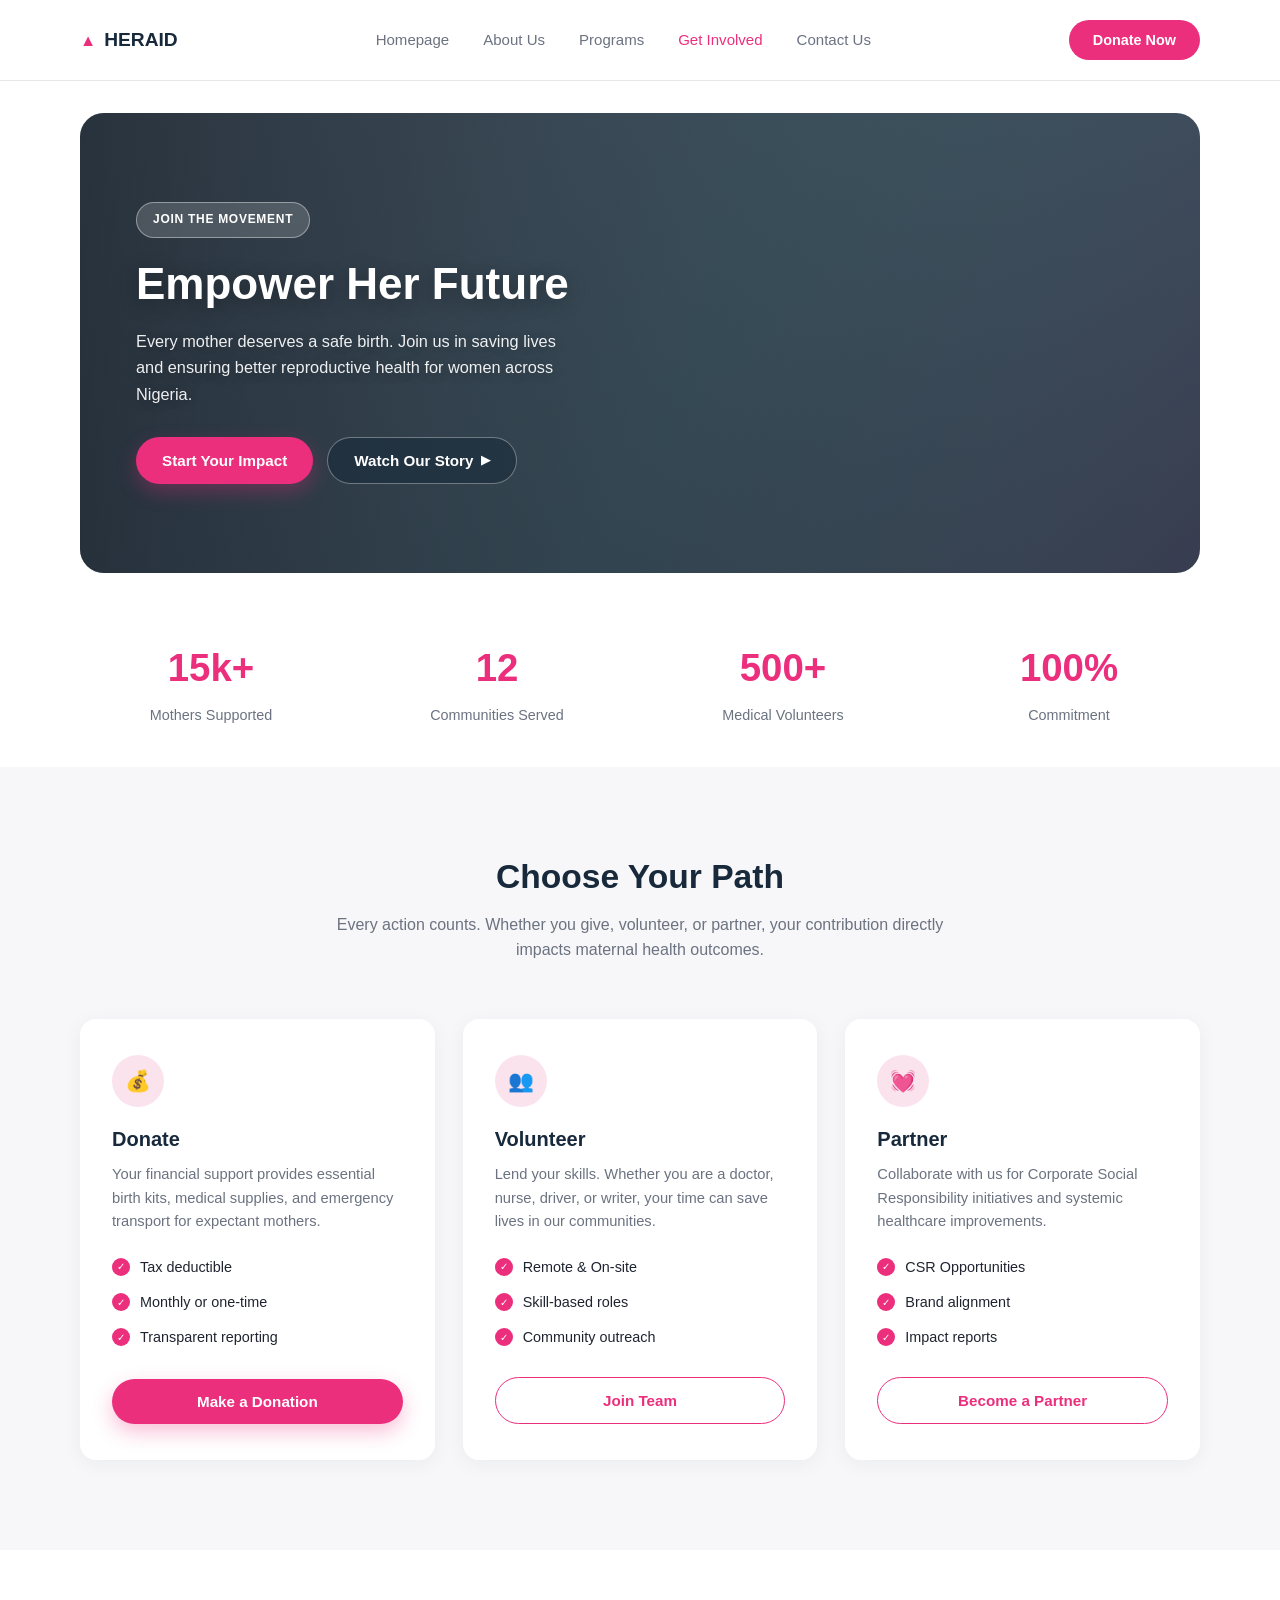
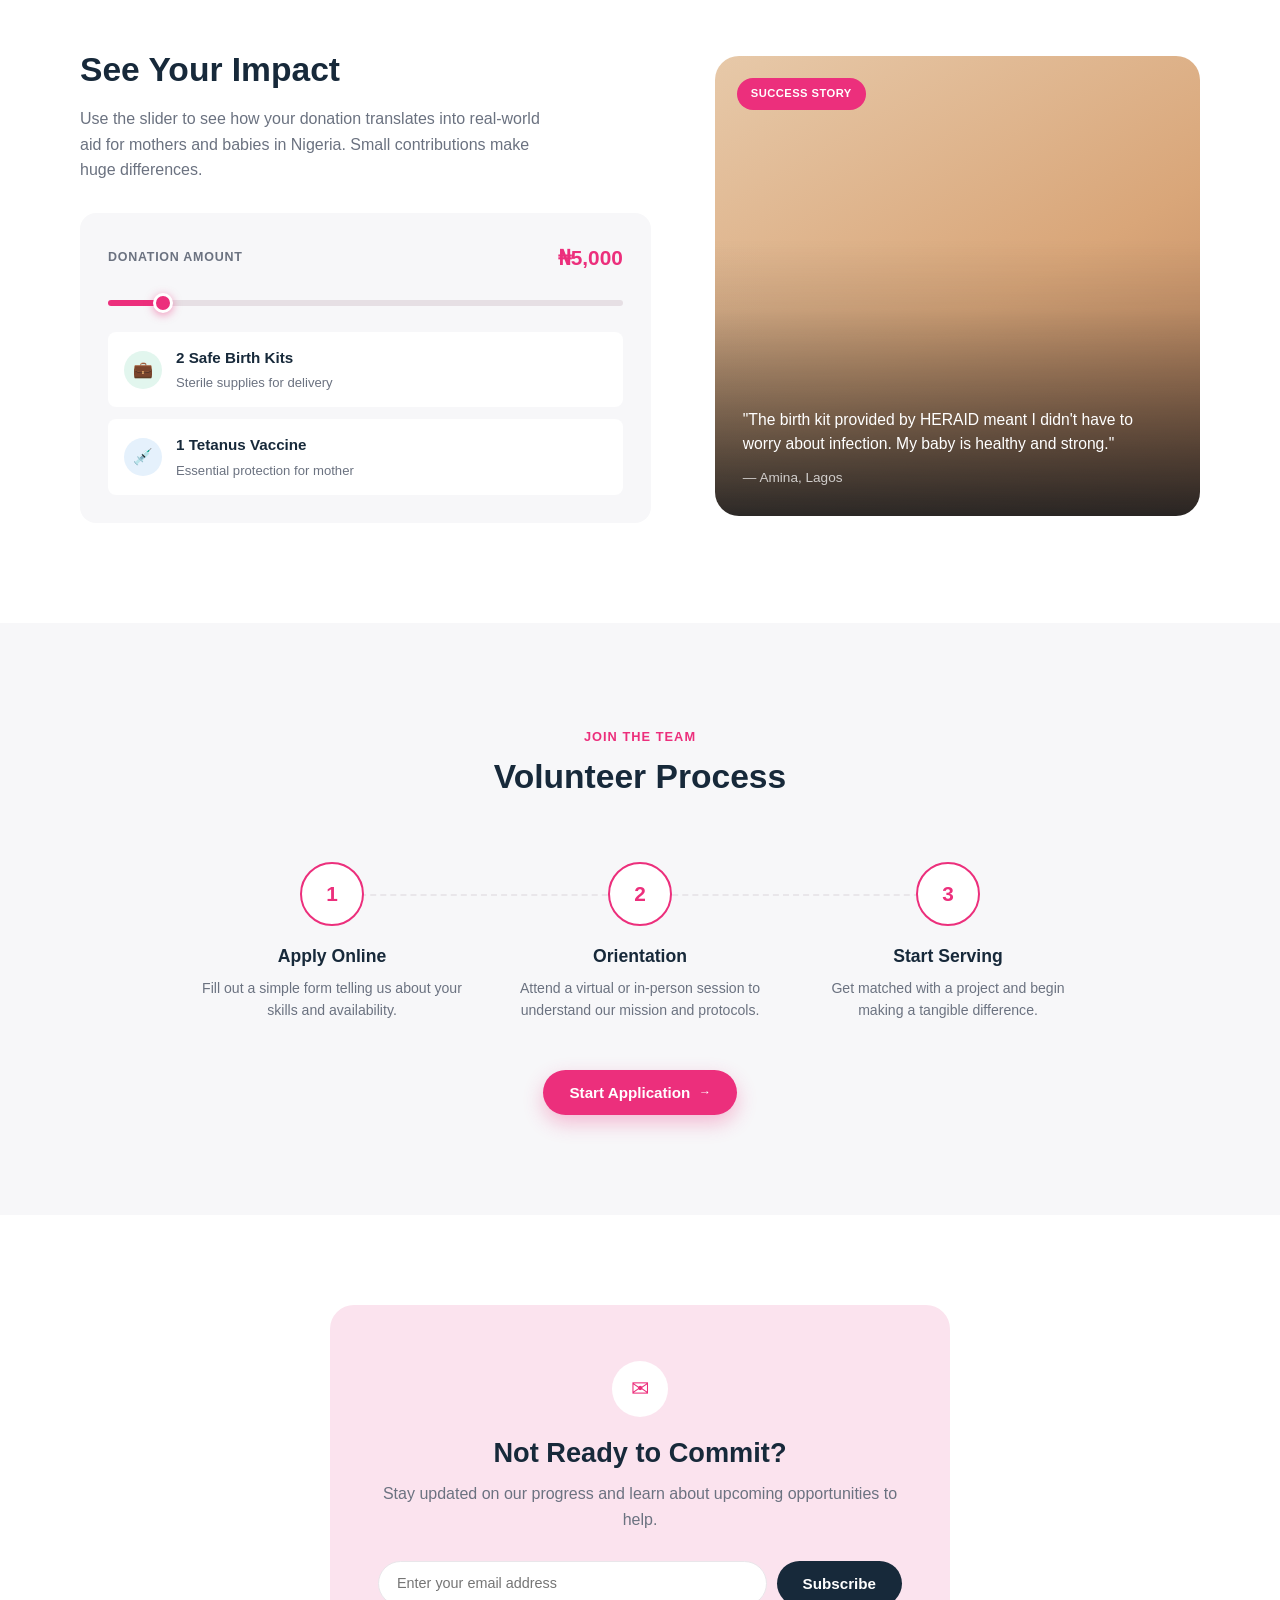
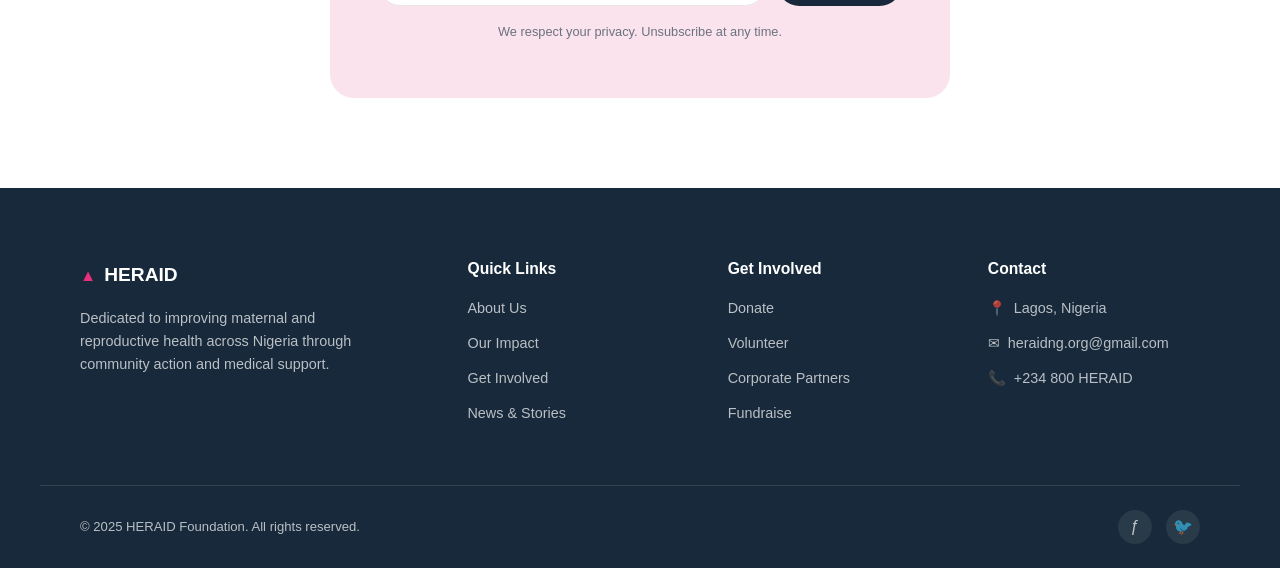
<file: get-involved.html>
<!doctype html>
<html lang="en">
  <head>
    <meta charset="UTF-8" />
    <meta name="viewport" content="width=device-width, initial-scale=1.0" />
    <title>HERAID — Get Involved</title>

    <link rel="stylesheet" href="./get-involved-desktop.css" />
    <link rel="stylesheet" href="./get-involved-tablet.css" />
    <link rel="stylesheet" href="./get-involved-mobile.css" />
  </head>
  <body>
    <!-- ============ HEADER ============ -->
    <header class="site-header" id="siteHeader">
      <div class="container header-inner">
        <a href="./index.html" class="logo">
          <span class="logo-icon" aria-hidden="true">&#9650;</span>
          <span class="logo-text">HERAID</span>
        </a>

        <nav class="main-nav" id="mainNav">
          <a href="./index.html" class="nav-link">Homepage</a>
          <a href="./about.html" class="nav-link">About Us</a>
          <a href="./programs.html" class="nav-link">Programs</a>
          <a href="./get-involved.html" class="nav-link active">Get Involved</a>
          <a href="./contact.html" class="nav-link">Contact Us</a>
        </nav>

        <button class="donate-btn header-donate">
          <a href="./get-involved.html">Donate Now</a>
        </button>

        <button
          class="nav-toggle"
          id="navToggle"
          aria-label="Toggle navigation"
          aria-expanded="false"
        >
          <span></span>
          <span></span>
          <span></span>
        </button>
      </div>
    </header>

    <!-- ============ HERO ============ -->
    <section class="hero" id="home">
      <div class="container">
        <div class="hero-frame">
          <div class="hero-overlay"></div>
          <div class="hero-inner">
            <span class="pill">Join The Movement</span>
            <h1 class="hero-title">Empower Her Future</h1>
            <p class="hero-sub">
              Every mother deserves a safe birth. Join us in saving lives and
              ensuring better reproductive health for women across Nigeria.
            </p>
            <div class="hero-actions">
              <button class="btn btn-primary">Start Your Impact</button>
              <button class="btn btn-ghost">
                Watch Our Story
                <span class="btn-icon" aria-hidden="true">&#9654;</span>
              </button>
            </div>
          </div>
        </div>
      </div>
    </section>

    <!-- ============ STATS ============ -->
    <section class="stats">
      <div class="container stats-grid">
        <div class="stat-card">
          <div class="stat-number" data-count="15" data-suffix="k+">0</div>
          <div class="stat-label">Mothers Supported</div>
        </div>
        <div class="stat-card">
          <div class="stat-number" data-count="12" data-suffix="">0</div>
          <div class="stat-label">Communities Served</div>
        </div>
        <div class="stat-card">
          <div class="stat-number" data-count="500" data-suffix="+">0</div>
          <div class="stat-label">Medical Volunteers</div>
        </div>
        <div class="stat-card">
          <div class="stat-number" data-count="100" data-suffix="%">0</div>
          <div class="stat-label">Commitment</div>
        </div>
      </div>
    </section>

    <!-- ============ CHOOSE YOUR PATH ============ -->
    <section class="paths" id="programs">
      <div class="container">
        <div class="section-heading">
          <h2>Choose Your Path</h2>
          <p>
            Every action counts. Whether you give, volunteer, or partner, your
            contribution directly impacts maternal health outcomes.
          </p>
        </div>

        <div class="paths-grid">
          <article class="path-card">
            <div class="path-icon" aria-hidden="true">&#128176;</div>
            <h3>Donate</h3>
            <p class="path-desc">
              Your financial support provides essential birth kits, medical
              supplies, and emergency transport for expectant mothers.
            </p>
            <ul class="path-list">
              <li>
                <span class="check" aria-hidden="true">&#10003;</span> Tax
                deductible
              </li>
              <li>
                <span class="check" aria-hidden="true">&#10003;</span> Monthly
                or one-time
              </li>
              <li>
                <span class="check" aria-hidden="true">&#10003;</span>
                Transparent reporting
              </li>
            </ul>
            <button class="btn btn-primary btn-block">
              <a href="">Make a Donation</a>
            </button>
          </article>

          <article class="path-card">
            <div class="path-icon" aria-hidden="true">&#128101;</div>
            <h3>Volunteer</h3>
            <p class="path-desc">
              Lend your skills. Whether you are a doctor, nurse, driver, or
              writer, your time can save lives in our communities.
            </p>
            <ul class="path-list">
              <li>
                <span class="check" aria-hidden="true">&#10003;</span> Remote
                &amp; On-site
              </li>
              <li>
                <span class="check" aria-hidden="true">&#10003;</span>
                Skill-based roles
              </li>
              <li>
                <span class="check" aria-hidden="true">&#10003;</span> Community
                outreach
              </li>
            </ul>
            <button class="btn btn-outline btn-block">Join Team</button>
          </article>

          <article class="path-card">
            <div class="path-icon" aria-hidden="true">&#128147;</div>
            <h3>Partner</h3>
            <p class="path-desc">
              Collaborate with us for Corporate Social Responsibility
              initiatives and systemic healthcare improvements.
            </p>
            <ul class="path-list">
              <li>
                <span class="check" aria-hidden="true">&#10003;</span> CSR
                Opportunities
              </li>
              <li>
                <span class="check" aria-hidden="true">&#10003;</span> Brand
                alignment
              </li>
              <li>
                <span class="check" aria-hidden="true">&#10003;</span> Impact
                reports
              </li>
            </ul>
            <button class="btn btn-outline btn-block">Become a Partner</button>
          </article>
        </div>
      </div>
    </section>

    <!-- ============ SEE YOUR IMPACT ============ -->
    <section class="impact">
      <div class="container impact-grid">
        <div class="impact-text">
          <h2>See Your Impact</h2>
          <p>
            Use the slider to see how your donation translates into real-world
            aid for mothers and babies in Nigeria. Small contributions make huge
            differences.
          </p>

          <div class="slider-card">
            <div class="slider-row">
              <span class="slider-label">Donation Amount</span>
              <span class="slider-value" id="donationValue">&#8358;5,000</span>
            </div>
            <input
              type="range"
              id="donationSlider"
              class="slider"
              min="500"
              max="50000"
              step="500"
              value="5000"
              aria-label="Donation amount"
            />

            <div class="impact-results" id="impactResults">
              <div class="impact-item">
                <span class="impact-icon impact-icon--green" aria-hidden="true"
                  >&#128188;</span
                >
                <div>
                  <strong id="birthKitsLabel">2 Safe Birth Kits</strong>
                  <p>Sterile supplies for delivery</p>
                </div>
              </div>
              <div class="impact-item">
                <span class="impact-icon impact-icon--blue" aria-hidden="true"
                  >&#128137;</span
                >
                <div>
                  <strong id="vaccineLabel">1 Tetanus Vaccine</strong>
                  <p>Essential protection for mother</p>
                </div>
              </div>
            </div>
          </div>
        </div>

        <div class="impact-photo">
          <div class="success-badge">Success Story</div>
          <blockquote>
            "The birth kit provided by HERAID meant I didn't have to worry about
            infection. My baby is healthy and strong."
          </blockquote>
          <cite>&mdash; Amina, Lagos</cite>
        </div>
      </div>
    </section>

    <!-- ============ VOLUNTEER PROCESS ============ -->
    <section class="process">
      <div class="container">
        <div class="section-heading">
          <span class="eyebrow">Join The Team</span>
          <h2>Volunteer Process</h2>
        </div>

        <div class="process-steps">
          <div class="process-line" aria-hidden="true"></div>

          <div class="process-step">
            <div class="step-circle">1</div>
            <h3>Apply Online</h3>
            <p>
              Fill out a simple form telling us about your skills and
              availability.
            </p>
          </div>

          <div class="process-step">
            <div class="step-circle">2</div>
            <h3>Orientation</h3>
            <p>
              Attend a virtual or in-person session to understand our mission
              and protocols.
            </p>
          </div>

          <div class="process-step">
            <div class="step-circle">3</div>
            <h3>Start Serving</h3>
            <p>
              Get matched with a project and begin making a tangible difference.
            </p>
          </div>
        </div>

        <div class="process-cta">
          <button class="btn btn-primary">
            Start Application
            <span class="btn-icon" aria-hidden="true">&#8594;</span>
          </button>
        </div>
      </div>
    </section>

    <!-- ============ NEWSLETTER CTA ============ -->
    <section class="newsletter-cta">
      <div class="container">
        <div class="newsletter-box">
          <div class="newsletter-icon" aria-hidden="true">&#9993;</div>
          <h2>Not Ready to Commit?</h2>
          <p>
            Stay updated on our progress and learn about upcoming opportunities
            to help.
          </p>
          <form class="newsletter-form" id="newsletterForm">
            <input
              type="email"
              placeholder="Enter your email address"
              required
              aria-label="Email address"
            />
            <button type="submit" class="btn btn-dark">Subscribe</button>
          </form>
          <span class="newsletter-note"
            >We respect your privacy. Unsubscribe at any time.</span
          >
        </div>
      </div>
    </section>

    <!-- ============ FOOTER ============ -->
    <footer class="site-footer" id="contact">
      <div class="container footer-grid">
        <div class="footer-brand">
          <a href="./index.html" class="logo">
            <span class="logo-icon" aria-hidden="true">&#9650;</span>
            <span class="logo-text">HERAID</span>
          </a>
          <p>
            Dedicated to improving maternal and reproductive health across
            Nigeria through community action and medical support.
          </p>
        </div>

        <div class="footer-col">
          <h4>Quick Links</h4>
          <a href="./about.html">About Us</a>
          <a href="./about.html">Our Impact</a>
          <a href="./get-involved.html">Get Involved</a>
          <a href="./about.html">News &amp; Stories</a>
        </div>

        <div class="footer-col">
          <h4>Get Involved</h4>
          <a href="./get-involved.html">Donate</a>
          <a href="./get-involved.html">Volunteer</a>
          <a href="./about.html">Corporate Partners</a>
          <a href="./get-involved.html">Fundraise</a>
        </div>

        <div class="footer-col">
          <h4>Contact</h4>
          <a href="./contact.html" class="footer-contact"
            ><span aria-hidden="true">&#128205;</span> Lagos, Nigeria</a
          >
          <a href="mailto:heraidng.org@gmail.com" class="footer-contact"
            ><span aria-hidden="true">&#9993;</span> heraidng.org@gmail.com</a
          >
          <a href="tel:+234800HERAID" class="footer-contact"
            ><span aria-hidden="true">&#128222;</span> +234 800 HERAID</a
          >
        </div>
      </div>

      <div class="container footer-bottom">
        <p>&copy; 2025 HERAID Foundation. All rights reserved.</p>
        <div class="social-links">
          <a href="#" aria-label="Facebook">&#402;</a>
          <a href="https://x.com/heraidng?s=20" aria-label="Twitter"
            >&#128038;</a
          >
        </div>
      </div>
    </footer>

    <script src="./get-involved-script.js"></script>
  </body>
</html>
</file>
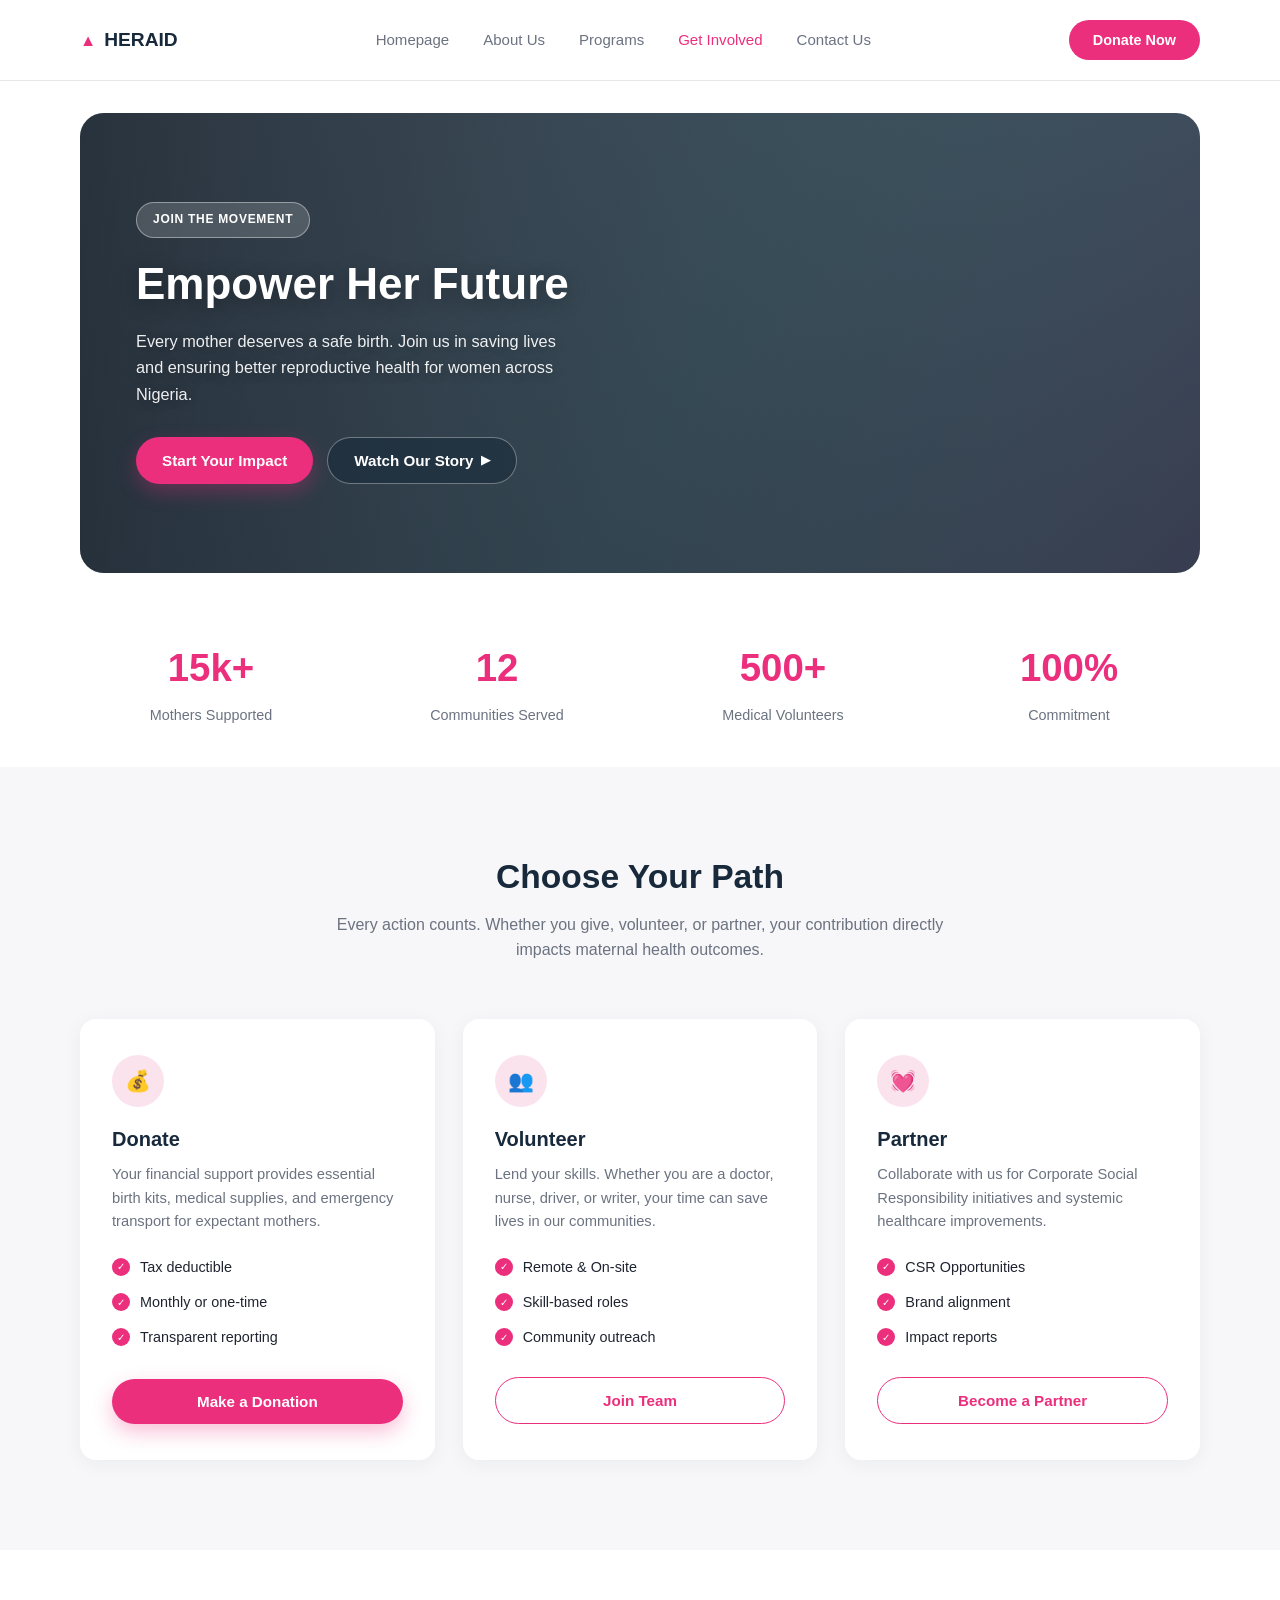
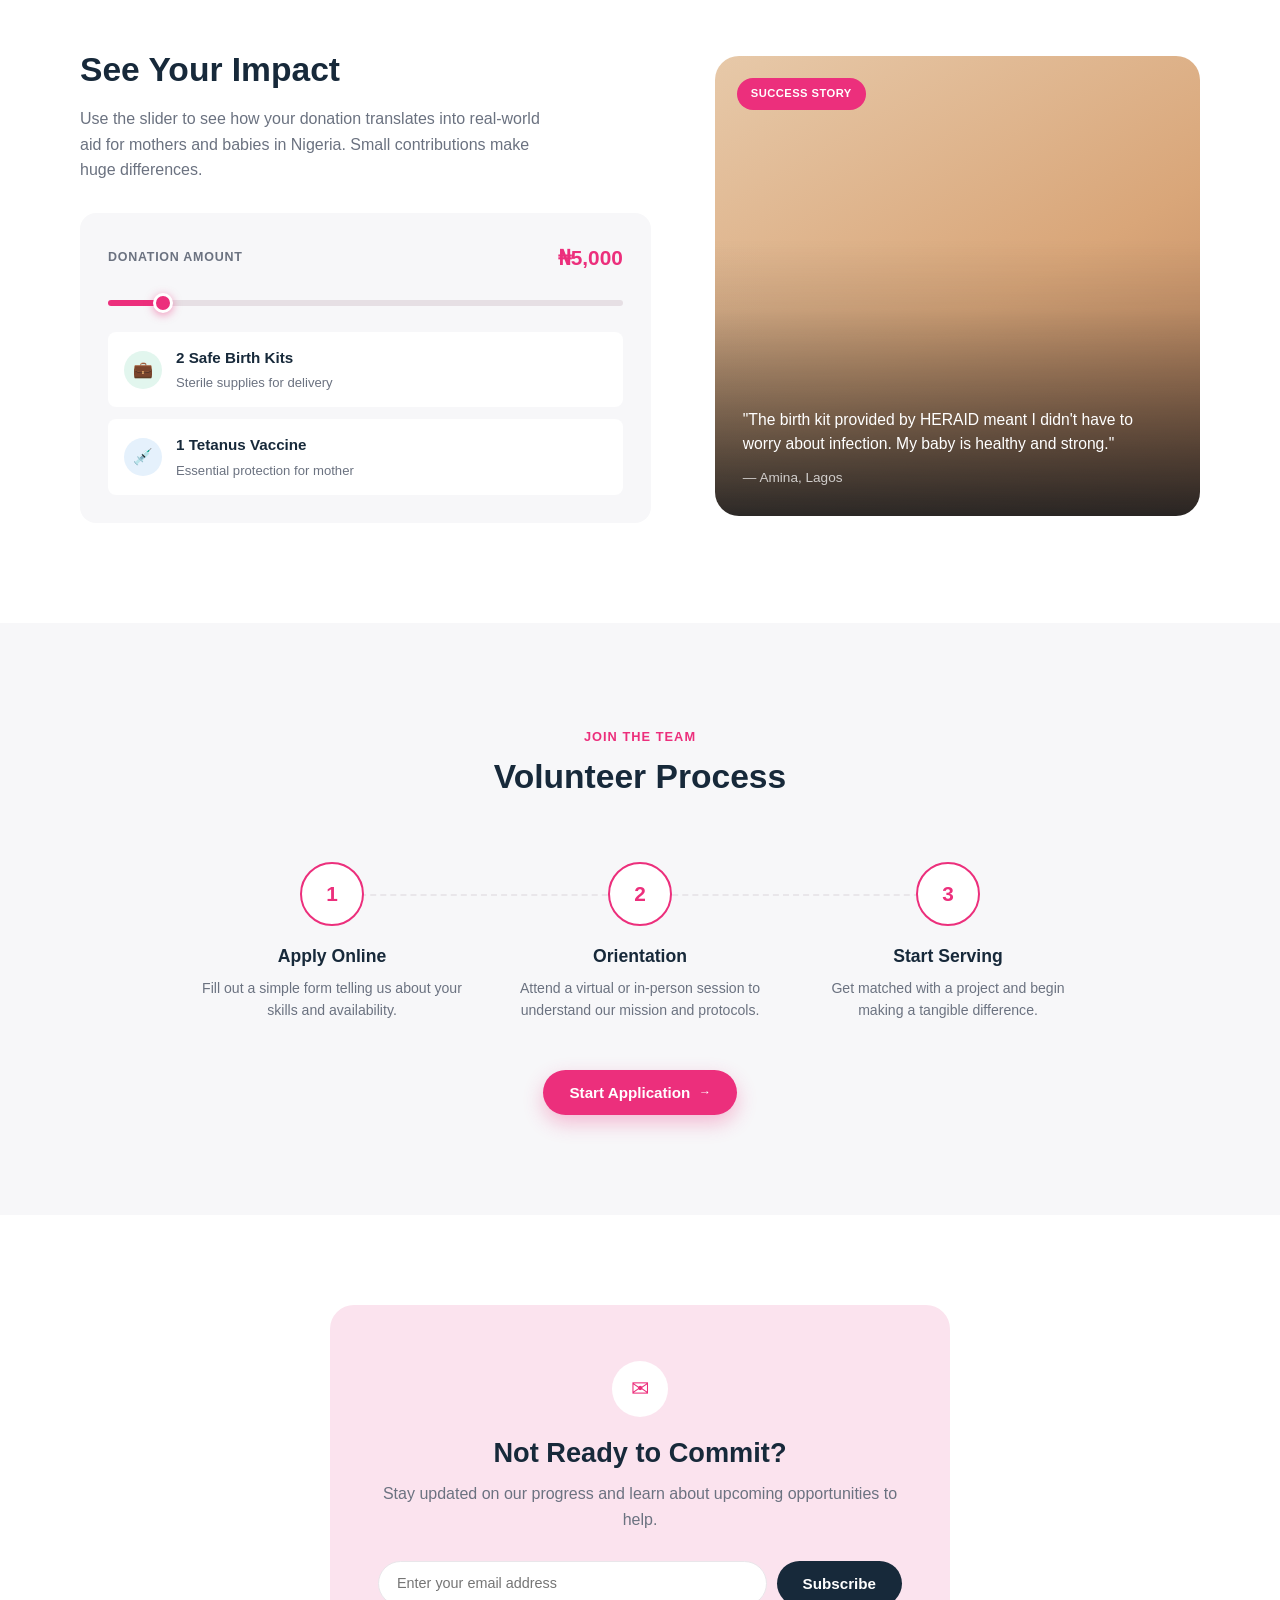
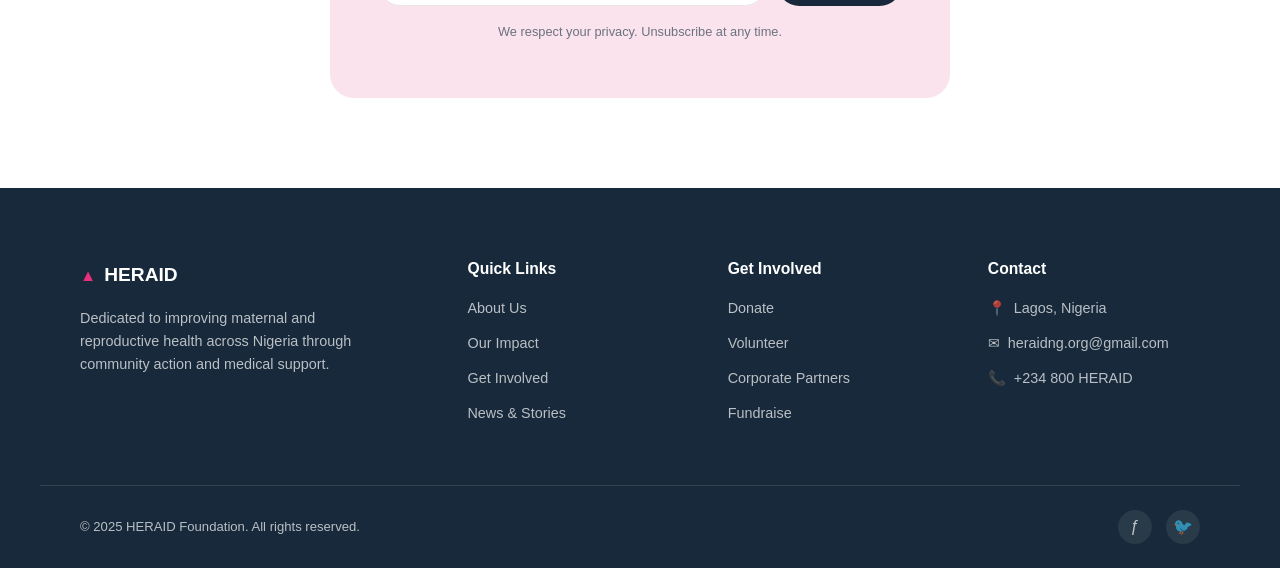
<file: Get Involved/get-involved.html>
<!doctype html>
<html lang="en">
  <head>
    <meta charset="UTF-8" />
    <meta name="viewport" content="width=device-width, initial-scale=1.0" />
    <title>HERAID — Get Involved</title>

    <link rel="stylesheet" href="./get-involved-desktop.css" />
    <link rel="stylesheet" href="./get-involved-tablet.css" />
    <link rel="stylesheet" href="./get-involved-mobile.css" />
  </head>
  <body>
    <!-- ============ HEADER ============ -->
    <header class="site-header" id="siteHeader">
      <div class="container header-inner">
        <a href="./index.html" class="logo">
          <span class="logo-icon" aria-hidden="true">&#9650;</span>
          <span class="logo-text">HERAID</span>
        </a>

        <nav class="main-nav" id="mainNav">
          <a href="../index.html" class="nav-link">Homepage</a>
          <a href="../about.html" class="nav-link">About Us</a>
          <a href="../programs.html" class="nav-link">Programs</a>
          <a href="./get-involved.html" class="nav-link active">Get Involved</a>
          <a href="../contact.html" class="nav-link">Contact Us</a>
        </nav>

        <button class="donate-btn header-donate">Donate Now</button>

        <button
          class="nav-toggle"
          id="navToggle"
          aria-label="Toggle navigation"
          aria-expanded="false"
        >
          <span></span>
          <span></span>
          <span></span>
        </button>
      </div>
    </header>

    <!-- ============ HERO ============ -->
    <section class="hero" id="home">
      <div class="container">
        <div class="hero-frame">
          <div class="hero-overlay"></div>
          <div class="hero-inner">
            <span class="pill">Join The Movement</span>
            <h1 class="hero-title">Empower Her Future</h1>
            <p class="hero-sub">
              Every mother deserves a safe birth. Join us in saving lives and
              ensuring better reproductive health for women across Nigeria.
            </p>
            <div class="hero-actions">
              <button class="btn btn-primary">Start Your Impact</button>
              <button class="btn btn-ghost">
                Watch Our Story
                <span class="btn-icon" aria-hidden="true">&#9654;</span>
              </button>
            </div>
          </div>
        </div>
      </div>
    </section>

    <!-- ============ STATS ============ -->
    <section class="stats">
      <div class="container stats-grid">
        <div class="stat-card">
          <div class="stat-number" data-count="15" data-suffix="k+">0</div>
          <div class="stat-label">Mothers Supported</div>
        </div>
        <div class="stat-card">
          <div class="stat-number" data-count="12" data-suffix="">0</div>
          <div class="stat-label">Communities Served</div>
        </div>
        <div class="stat-card">
          <div class="stat-number" data-count="500" data-suffix="+">0</div>
          <div class="stat-label">Medical Volunteers</div>
        </div>
        <div class="stat-card">
          <div class="stat-number" data-count="100" data-suffix="%">0</div>
          <div class="stat-label">Commitment</div>
        </div>
      </div>
    </section>

    <!-- ============ CHOOSE YOUR PATH ============ -->
    <section class="paths" id="programs">
      <div class="container">
        <div class="section-heading">
          <h2>Choose Your Path</h2>
          <p>
            Every action counts. Whether you give, volunteer, or partner, your
            contribution directly impacts maternal health outcomes.
          </p>
        </div>

        <div class="paths-grid">
          <article class="path-card">
            <div class="path-icon" aria-hidden="true">&#128176;</div>
            <h3>Donate</h3>
            <p class="path-desc">
              Your financial support provides essential birth kits, medical
              supplies, and emergency transport for expectant mothers.
            </p>
            <ul class="path-list">
              <li>
                <span class="check" aria-hidden="true">&#10003;</span> Tax
                deductible
              </li>
              <li>
                <span class="check" aria-hidden="true">&#10003;</span> Monthly
                or one-time
              </li>
              <li>
                <span class="check" aria-hidden="true">&#10003;</span>
                Transparent reporting
              </li>
            </ul>
            <button class="btn btn-primary btn-block">Make a Donation</button>
          </article>

          <article class="path-card">
            <div class="path-icon" aria-hidden="true">&#128101;</div>
            <h3>Volunteer</h3>
            <p class="path-desc">
              Lend your skills. Whether you are a doctor, nurse, driver, or
              writer, your time can save lives in our communities.
            </p>
            <ul class="path-list">
              <li>
                <span class="check" aria-hidden="true">&#10003;</span> Remote
                &amp; On-site
              </li>
              <li>
                <span class="check" aria-hidden="true">&#10003;</span>
                Skill-based roles
              </li>
              <li>
                <span class="check" aria-hidden="true">&#10003;</span> Community
                outreach
              </li>
            </ul>
            <button class="btn btn-outline btn-block">Join Team</button>
          </article>

          <article class="path-card">
            <div class="path-icon" aria-hidden="true">&#128147;</div>
            <h3>Partner</h3>
            <p class="path-desc">
              Collaborate with us for Corporate Social Responsibility
              initiatives and systemic healthcare improvements.
            </p>
            <ul class="path-list">
              <li>
                <span class="check" aria-hidden="true">&#10003;</span> CSR
                Opportunities
              </li>
              <li>
                <span class="check" aria-hidden="true">&#10003;</span> Brand
                alignment
              </li>
              <li>
                <span class="check" aria-hidden="true">&#10003;</span> Impact
                reports
              </li>
            </ul>
            <button class="btn btn-outline btn-block">Become a Partner</button>
          </article>
        </div>
      </div>
    </section>

    <!-- ============ SEE YOUR IMPACT ============ -->
    <section class="impact">
      <div class="container impact-grid">
        <div class="impact-text">
          <h2>See Your Impact</h2>
          <p>
            Use the slider to see how your donation translates into real-world
            aid for mothers and babies in Nigeria. Small contributions make huge
            differences.
          </p>

          <div class="slider-card">
            <div class="slider-row">
              <span class="slider-label">Donation Amount</span>
              <span class="slider-value" id="donationValue">&#8358;5,000</span>
            </div>
            <input
              type="range"
              id="donationSlider"
              class="slider"
              min="500"
              max="50000"
              step="500"
              value="5000"
              aria-label="Donation amount"
            />

            <div class="impact-results" id="impactResults">
              <div class="impact-item">
                <span class="impact-icon impact-icon--green" aria-hidden="true"
                  >&#128188;</span
                >
                <div>
                  <strong id="birthKitsLabel">2 Safe Birth Kits</strong>
                  <p>Sterile supplies for delivery</p>
                </div>
              </div>
              <div class="impact-item">
                <span class="impact-icon impact-icon--blue" aria-hidden="true"
                  >&#128137;</span
                >
                <div>
                  <strong id="vaccineLabel">1 Tetanus Vaccine</strong>
                  <p>Essential protection for mother</p>
                </div>
              </div>
            </div>
          </div>
        </div>

        <div class="impact-photo">
          <div class="success-badge">Success Story</div>
          <blockquote>
            "The birth kit provided by HERAID meant I didn't have to worry about
            infection. My baby is healthy and strong."
          </blockquote>
          <cite>&mdash; Amina, Lagos</cite>
        </div>
      </div>
    </section>

    <!-- ============ VOLUNTEER PROCESS ============ -->
    <section class="process">
      <div class="container">
        <div class="section-heading">
          <span class="eyebrow">Join The Team</span>
          <h2>Volunteer Process</h2>
        </div>

        <div class="process-steps">
          <div class="process-line" aria-hidden="true"></div>

          <div class="process-step">
            <div class="step-circle">1</div>
            <h3>Apply Online</h3>
            <p>
              Fill out a simple form telling us about your skills and
              availability.
            </p>
          </div>

          <div class="process-step">
            <div class="step-circle">2</div>
            <h3>Orientation</h3>
            <p>
              Attend a virtual or in-person session to understand our mission
              and protocols.
            </p>
          </div>

          <div class="process-step">
            <div class="step-circle">3</div>
            <h3>Start Serving</h3>
            <p>
              Get matched with a project and begin making a tangible difference.
            </p>
          </div>
        </div>

        <div class="process-cta">
          <button class="btn btn-primary">
            Start Application
            <span class="btn-icon" aria-hidden="true">&#8594;</span>
          </button>
        </div>
      </div>
    </section>

    <!-- ============ NEWSLETTER CTA ============ -->
    <section class="newsletter-cta">
      <div class="container">
        <div class="newsletter-box">
          <div class="newsletter-icon" aria-hidden="true">&#9993;</div>
          <h2>Not Ready to Commit?</h2>
          <p>
            Stay updated on our progress and learn about upcoming opportunities
            to help.
          </p>
          <form class="newsletter-form" id="newsletterForm">
            <input
              type="email"
              placeholder="Enter your email address"
              required
              aria-label="Email address"
            />
            <button type="submit" class="btn btn-dark">Subscribe</button>
          </form>
          <span class="newsletter-note"
            >We respect your privacy. Unsubscribe at any time.</span
          >
        </div>
      </div>
    </section>

    <!-- ============ FOOTER ============ -->
    <footer class="site-footer" id="contact">
      <div class="container footer-grid">
        <div class="footer-brand">
          <a href="../index.html" class="logo">
            <span class="logo-icon" aria-hidden="true">&#9650;</span>
            <span class="logo-text">HERAID</span>
          </a>
          <p>
            Dedicated to improving maternal and reproductive health across
            Nigeria through community action and medical support.
          </p>
        </div>

        <div class="footer-col">
          <h4>Quick Links</h4>
          <a href="../about.html">About Us</a>
          <a href="../about.html">Our Impact</a>
          <a href="./get-involved.html">Get Involved</a>
          <a href="../about.html">News &amp; Stories</a>
        </div>

        <div class="footer-col">
          <h4>Get Involved</h4>
          <a href="./get-involved.html">Donate</a>
          <a href="./get-involved.html">Volunteer</a>
          <a href="../about.html">Corporate Partners</a>
          <a href="./get-involved.html">Fundraise</a>
        </div>

        <div class="footer-col">
          <h4>Contact</h4>
          <a href="../contact.html" class="footer-contact"
            ><span aria-hidden="true">&#128205;</span> Lagos, Nigeria</a
          >
          <a href="mailto:heraidng.org@gmail.com" class="footer-contact"
            ><span aria-hidden="true">&#9993;</span> heraidng.org@gmail.com</a
          >
          <a href="tel:+234800HERAID" class="footer-contact"
            ><span aria-hidden="true">&#128222;</span> +234 800 HERAID</a
          >
        </div>
      </div>

      <div class="container footer-bottom">
        <p>&copy; 2025 HERAID Foundation. All rights reserved.</p>
        <div class="social-links">
          <a href="#" aria-label="Facebook">&#402;</a>
          <a href="https://x.com/heraidng?s=20" aria-label="Twitter"
            >&#128038;</a
          >
        </div>
      </div>
    </footer>

    <script src="./get-involved-script.js"></script>
  </body>
</html>
</file>
<file: get-involved-desktop.css>
/* ==========================================================================
   HERAID — GET INVOLVED PAGE — BASE STYLES (Desktop-first, all breakpoints)
   ========================================================================== */

:root {
  --color-pink: #ec2f7c;
  --color-pink-dark: #d41f68;
  --color-pink-light: #fbe3ee;
  --color-pink-pale: #fdf1f6;
  --color-green: #2fb380;
  --color-green-light: #e2f6ee;
  --color-blue: #3f8cd9;
  --color-blue-light: #e5f1fc;
  --color-navy: #17293a;
  --color-text: #1f2430;
  --color-text-muted: #6b7280;
  --color-bg: #ffffff;
  --color-bg-soft: #f7f7f9;
  --color-border: #e9e6ea;

  --font-display: "Poppins", "Segoe UI", Arial, sans-serif;
  --font-body: "Inter", "Segoe UI", Arial, sans-serif;

  --container-width: 1200px;
  --radius-sm: 8px;
  --radius-md: 16px;
  --radius-lg: 24px;
  --transition: 0.25s ease;
}

/* -------------------- Reset -------------------- */
*,
*::before,
*::after {
  box-sizing: border-box;
  margin: 0;
  padding: 0;
}

html {
  scroll-behavior: smooth;
  -webkit-text-size-adjust: 100%;
}

body {
  font-family: var(--font-body);
  color: var(--color-text);
  background: var(--color-bg);
  line-height: 1.6;
  overflow-x: hidden;
}

img {
  max-width: 100%;
  display: block;
}

a {
  text-decoration: none;
  color: inherit;
}

ul {
  list-style: none;
}

button {
  font-family: inherit;
  cursor: pointer;
  border: none;
  background: none;
}

h1, h2, h3, h4 {
  font-family: var(--font-display);
  font-weight: 600;
  line-height: 1.2;
  color: var(--color-navy);
}

.container {
  width: 100%;
  max-width: var(--container-width);
  margin: 0 auto;
  padding: 0 40px;
}

a:focus-visible,
button:focus-visible,
input:focus-visible {
  outline: 3px solid var(--color-pink);
  outline-offset: 2px;
}

@media (prefers-reduced-motion: reduce) {
  * {
    animation-duration: 0.01ms !important;
    animation-iteration-count: 1 !important;
    transition-duration: 0.01ms !important;
    scroll-behavior: auto !important;
  }
}

/* -------------------- Buttons -------------------- */
.btn {
  display: inline-flex;
  align-items: center;
  justify-content: center;
  gap: 8px;
  padding: 14px 26px;
  border-radius: 999px;
  font-weight: 600;
  font-size: 0.95rem;
  transition: transform var(--transition), box-shadow var(--transition), background var(--transition), color var(--transition);
  white-space: nowrap;
}

.btn:hover {
  transform: translateY(-2px);
}

.btn-block {
  width: 100%;
}

.btn-icon {
  font-size: 0.8em;
}

.btn-primary {
  background: var(--color-pink);
  color: #fff;
  box-shadow: 0 8px 20px rgba(236, 47, 124, 0.3);
}

.btn-primary:hover {
  background: var(--color-pink-dark);
}

.btn-outline {
  background: #fff;
  color: var(--color-pink);
  border: 1.5px solid var(--color-pink);
}

.btn-outline:hover {
  background: var(--color-pink-pale);
}

.btn-ghost {
  background: rgba(23, 41, 58, 0.55);
  color: #fff;
  border: 1px solid rgba(255, 255, 255, 0.35);
}

.btn-ghost:hover {
  background: rgba(23, 41, 58, 0.75);
}

.btn-dark {
  background: var(--color-navy);
  color: #fff;
}

.btn-dark:hover {
  background: #0e1b27;
}

.donate-btn {
  background: var(--color-pink);
  color: #fff;
  padding: 12px 24px;
  border-radius: 999px;
  font-weight: 600;
  font-size: 0.9rem;
  transition: background var(--transition), transform var(--transition);
}

.donate-btn:hover {
  background: var(--color-pink-dark);
  transform: translateY(-2px);
}

.eyebrow {
  display: inline-block;
  color: var(--color-pink);
  font-weight: 700;
  font-size: 0.8rem;
  letter-spacing: 0.08em;
  text-transform: uppercase;
  margin-bottom: 10px;
}

/* ==========================================================================
   HEADER
   ========================================================================== */
.site-header {
  position: sticky;
  top: 0;
  z-index: 100;
  background: rgba(255, 255, 255, 0.94);
  backdrop-filter: blur(10px);
  border-bottom: 1px solid var(--color-border);
}

.header-inner {
  display: flex;
  align-items: center;
  justify-content: space-between;
  height: 80px;
}

.logo {
  display: flex;
  align-items: center;
  gap: 8px;
  font-family: var(--font-display);
  font-weight: 700;
  font-size: 1.2rem;
  color: var(--color-navy);
}

.logo-icon {
  color: var(--color-pink);
  font-size: 0.85em;
}

.main-nav {
  display: flex;
  align-items: center;
  gap: 34px;
}

.nav-link {
  font-size: 0.94rem;
  font-weight: 500;
  color: var(--color-text-muted);
  position: relative;
  padding: 6px 0;
  transition: color var(--transition);
}

.nav-link:hover,
.nav-link.active {
  color: var(--color-pink);
}

.nav-toggle {
  display: none;
  flex-direction: column;
  gap: 5px;
  width: 32px;
  height: 32px;
  align-items: center;
  justify-content: center;
}

.nav-toggle span {
  display: block;
  width: 24px;
  height: 2px;
  background: var(--color-navy);
  border-radius: 2px;
  transition: transform var(--transition), opacity var(--transition);
}

.nav-toggle.open span:nth-child(1) {
  transform: translateY(7px) rotate(45deg);
}

.nav-toggle.open span:nth-child(2) {
  opacity: 0;
}

.nav-toggle.open span:nth-child(3) {
  transform: translateY(-7px) rotate(-45deg);
}

/* ==========================================================================
   HERO
   ========================================================================== */
.hero {
  padding: 32px 0 0;
  background: var(--color-bg);
}

.hero-frame {
  position: relative;
  border-radius: var(--radius-lg);
  overflow: hidden;
  min-height: 460px;
  display: flex;
  align-items: center;
  background:
    linear-gradient(120deg, #6b7a86 0%, #5b6f7d 30%, #4a6470 55%, #3a3f52 100%);
  background-size: cover;
  background-position: center;
}

.hero-overlay {
  position: absolute;
  inset: 0;
  background: linear-gradient(90deg, rgba(15, 23, 33, 0.72) 0%, rgba(15, 23, 33, 0.35) 55%, rgba(15, 23, 33, 0.05) 100%);
}

.hero-inner {
  position: relative;
  z-index: 2;
  max-width: 560px;
  padding: 56px;
}

.pill {
  display: inline-block;
  background: rgba(255, 255, 255, 0.16);
  border: 1px solid rgba(255, 255, 255, 0.4);
  color: #fff;
  font-size: 0.75rem;
  font-weight: 600;
  letter-spacing: 0.06em;
  text-transform: uppercase;
  padding: 7px 16px;
  border-radius: 999px;
  margin-bottom: 20px;
}

.hero-title {
  color: #fff;
  font-size: 2.75rem;
  font-weight: 700;
  margin-bottom: 18px;
  text-shadow: 0 4px 20px rgba(0, 0, 0, 0.3);
}

.hero-sub {
  color: rgba(255, 255, 255, 0.92);
  font-size: 1.02rem;
  margin-bottom: 30px;
  text-shadow: 0 2px 12px rgba(0, 0, 0, 0.25);
}

.hero-actions {
  display: flex;
  gap: 14px;
  flex-wrap: wrap;
}

/* ==========================================================================
   STATS
   ========================================================================== */
.stats {
  padding: 64px 0 40px;
  background: var(--color-bg);
}

.stats-grid {
  display: grid;
  grid-template-columns: repeat(4, 1fr);
  gap: 24px;
  text-align: center;
}

.stat-number {
  font-family: var(--font-display);
  font-size: 2.4rem;
  font-weight: 700;
  color: var(--color-pink);
  margin-bottom: 6px;
}

.stat-label {
  color: var(--color-text-muted);
  font-size: 0.9rem;
}

/* ==========================================================================
   CHOOSE YOUR PATH
   ========================================================================== */
.paths {
  padding: 90px 0;
  background: var(--color-bg-soft);
}

.section-heading {
  text-align: center;
  max-width: 640px;
  margin: 0 auto 56px;
}

.section-heading h2 {
  font-size: 2.1rem;
  margin-bottom: 14px;
}

.section-heading p {
  color: var(--color-text-muted);
}

.paths-grid {
  display: grid;
  grid-template-columns: repeat(3, 1fr);
  gap: 28px;
  align-items: stretch;
}

.path-card {
  background: #fff;
  border-radius: var(--radius-md);
  padding: 36px 32px;
  display: flex;
  flex-direction: column;
  box-shadow: 0 4px 20px rgba(23, 41, 58, 0.05);
  transition: transform var(--transition), box-shadow var(--transition);
}

.path-card:hover {
  transform: translateY(-6px);
  box-shadow: 0 20px 40px rgba(23, 41, 58, 0.1);
}

.path-icon {
  width: 52px;
  height: 52px;
  border-radius: 50%;
  background: var(--color-pink-light);
  display: flex;
  align-items: center;
  justify-content: center;
  font-size: 1.3rem;
  margin-bottom: 20px;
}

.path-card h3 {
  font-size: 1.25rem;
  margin-bottom: 12px;
}

.path-desc {
  color: var(--color-text-muted);
  font-size: 0.92rem;
  margin-bottom: 22px;
}

.path-list {
  display: flex;
  flex-direction: column;
  gap: 12px;
  margin-bottom: 28px;
  flex: 1;
}

.path-list li {
  display: flex;
  align-items: center;
  gap: 10px;
  font-size: 0.9rem;
  color: var(--color-text);
}

.check {
  width: 18px;
  height: 18px;
  border-radius: 50%;
  background: var(--color-pink);
  color: #fff;
  font-size: 0.6rem;
  display: flex;
  align-items: center;
  justify-content: center;
  flex-shrink: 0;
}

/* ==========================================================================
   SEE YOUR IMPACT
   ========================================================================== */
.impact {
  padding: 100px 0;
  background: var(--color-bg);
}

.impact-grid {
  display: grid;
  grid-template-columns: 1fr 0.85fr;
  gap: 64px;
  align-items: center;
}

.impact-text h2 {
  font-size: 2.1rem;
  margin-bottom: 16px;
}

.impact-text > p {
  color: var(--color-text-muted);
  margin-bottom: 30px;
  max-width: 480px;
}

.slider-card {
  background: var(--color-bg-soft);
  border-radius: var(--radius-md);
  padding: 28px;
}

.slider-row {
  display: flex;
  align-items: center;
  justify-content: space-between;
  margin-bottom: 14px;
}

.slider-label {
  font-size: 0.78rem;
  font-weight: 700;
  letter-spacing: 0.06em;
  text-transform: uppercase;
  color: var(--color-text-muted);
}

.slider-value {
  font-family: var(--font-display);
  font-size: 1.3rem;
  font-weight: 700;
  color: var(--color-pink);
}

.slider {
  -webkit-appearance: none;
  appearance: none;
  width: 100%;
  height: 6px;
  border-radius: 999px;
  background: linear-gradient(90deg, var(--color-pink) 0%, var(--color-pink) var(--fill, 9%), #e6dfe4 var(--fill, 9%), #e6dfe4 100%);
  margin-bottom: 26px;
  cursor: pointer;
}

.slider::-webkit-slider-thumb {
  -webkit-appearance: none;
  appearance: none;
  width: 20px;
  height: 20px;
  border-radius: 50%;
  background: var(--color-pink);
  border: 3px solid #fff;
  box-shadow: 0 2px 8px rgba(236, 47, 124, 0.5);
  cursor: pointer;
}

.slider::-moz-range-thumb {
  width: 20px;
  height: 20px;
  border-radius: 50%;
  background: var(--color-pink);
  border: 3px solid #fff;
  box-shadow: 0 2px 8px rgba(236, 47, 124, 0.5);
  cursor: pointer;
  border: none;
}

.slider::-moz-range-track {
  height: 6px;
  border-radius: 999px;
  background: #e6dfe4;
}

.impact-results {
  display: flex;
  flex-direction: column;
  gap: 12px;
}

.impact-item {
  background: #fff;
  border-radius: var(--radius-sm);
  padding: 14px 16px;
  display: flex;
  align-items: center;
  gap: 14px;
}

.impact-item strong {
  display: block;
  font-size: 0.95rem;
  color: var(--color-navy);
  margin-bottom: 2px;
}

.impact-item p {
  font-size: 0.82rem;
  color: var(--color-text-muted);
}

.impact-icon {
  width: 38px;
  height: 38px;
  border-radius: 50%;
  display: flex;
  align-items: center;
  justify-content: center;
  font-size: 1rem;
  flex-shrink: 0;
}

.impact-icon--green {
  background: var(--color-green-light);
}

.impact-icon--blue {
  background: var(--color-blue-light);
}

.impact-photo {
  position: relative;
  border-radius: var(--radius-lg);
  overflow: hidden;
  min-height: 460px;
  padding: 28px;
  display: flex;
  flex-direction: column;
  justify-content: flex-end;
  background:
    linear-gradient(0deg, rgba(15, 20, 25, 0.85) 0%, rgba(15, 20, 25, 0.1) 45%, rgba(15, 20, 25, 0) 60%),
    linear-gradient(150deg, #e7c9a9 0%, #d9a679 55%, #b97f57 100%);
}

.success-badge {
  position: absolute;
  top: 22px;
  left: 22px;
  background: var(--color-pink);
  color: #fff;
  font-size: 0.7rem;
  font-weight: 700;
  letter-spacing: 0.04em;
  text-transform: uppercase;
  padding: 7px 14px;
  border-radius: 999px;
}

.impact-photo blockquote {
  position: relative;
  color: #fff;
  font-size: 0.98rem;
  line-height: 1.55;
  margin-bottom: 10px;
}

.impact-photo cite {
  position: relative;
  color: rgba(255, 255, 255, 0.75);
  font-style: normal;
  font-size: 0.85rem;
}

/* ==========================================================================
   VOLUNTEER PROCESS
   ========================================================================== */
.process {
  padding: 100px 0;
  background: var(--color-bg-soft);
  text-align: center;
}

.process .section-heading {
  margin-bottom: 64px;
}

.process-steps {
  position: relative;
  display: grid;
  grid-template-columns: repeat(3, 1fr);
  gap: 24px;
  max-width: 900px;
  margin: 0 auto 48px;
}

.process-line {
  position: absolute;
  top: 32px;
  left: calc(100% / 6);
  right: calc(100% / 6);
  height: 1px;
  border-top: 2px dashed var(--color-border);
  z-index: 0;
}

.process-step {
  position: relative;
  z-index: 1;
  display: flex;
  flex-direction: column;
  align-items: center;
}

.step-circle {
  width: 64px;
  height: 64px;
  border-radius: 50%;
  background: #fff;
  border: 2px solid var(--color-pink);
  color: var(--color-pink);
  font-family: var(--font-display);
  font-weight: 700;
  font-size: 1.3rem;
  display: flex;
  align-items: center;
  justify-content: center;
  margin-bottom: 20px;
}

.process-step h3 {
  font-size: 1.1rem;
  margin-bottom: 10px;
}

.process-step p {
  color: var(--color-text-muted);
  font-size: 0.88rem;
  max-width: 260px;
}

/* ==========================================================================
   NEWSLETTER CTA
   ========================================================================== */
.newsletter-cta {
  padding: 90px 0;
  background: var(--color-bg);
}

.newsletter-box {
  max-width: 620px;
  margin: 0 auto;
  background: var(--color-pink-light);
  border-radius: var(--radius-lg);
  padding: 56px 48px;
  text-align: center;
}

.newsletter-icon {
  width: 56px;
  height: 56px;
  border-radius: 50%;
  background: #fff;
  color: var(--color-pink);
  display: flex;
  align-items: center;
  justify-content: center;
  font-size: 1.4rem;
  margin: 0 auto 20px;
}

.newsletter-box h2 {
  font-size: 1.7rem;
  margin-bottom: 12px;
}

.newsletter-box > p {
  color: var(--color-text-muted);
  margin-bottom: 28px;
}

.newsletter-box .newsletter-form {
  display: flex;
  gap: 10px;
  margin-bottom: 16px;
}

.newsletter-form input {
  flex: 1;
  min-width: 0;
  padding: 13px 18px;
  border-radius: 999px;
  border: 1px solid var(--color-border);
  font-size: 0.9rem;
  font-family: inherit;
}

.newsletter-form input:focus {
  outline: none;
  border-color: var(--color-pink);
}

.newsletter-note {
  display: block;
  color: var(--color-text-muted);
  font-size: 0.8rem;
}

/* ==========================================================================
   FOOTER
   ========================================================================== */
.site-footer {
  background: var(--color-navy);
  padding: 72px 0 24px;
  color: rgba(255, 255, 255, 0.7);
}

.site-footer .logo {
  color: #fff;
}

.footer-grid {
  display: grid;
  grid-template-columns: 1.6fr 1fr 1fr 1fr;
  gap: 48px;
  padding-bottom: 48px;
  border-bottom: 1px solid rgba(255, 255, 255, 0.12);
}

.footer-brand p {
  font-size: 0.9rem;
  margin-top: 16px;
  max-width: 300px;
  line-height: 1.6;
}

.footer-col h4 {
  color: #fff;
  font-size: 0.98rem;
  margin-bottom: 18px;
}

.footer-col a {
  display: block;
  font-size: 0.9rem;
  margin-bottom: 12px;
  transition: color var(--transition);
}

.footer-col a:hover {
  color: var(--color-pink);
}

.footer-contact {
  display: flex !important;
  align-items: center;
  gap: 8px;
}

.footer-bottom {
  display: flex;
  align-items: center;
  justify-content: space-between;
  padding-top: 24px;
  flex-wrap: wrap;
  gap: 16px;
}

.footer-bottom p {
  font-size: 0.82rem;
}

.social-links {
  display: flex;
  gap: 14px;
}

.social-links a {
  width: 34px;
  height: 34px;
  border-radius: 50%;
  background: rgba(255, 255, 255, 0.08);
  display: flex;
  align-items: center;
  justify-content: center;
  transition: background var(--transition), color var(--transition);
}

.social-links a:hover {
  background: var(--color-pink);
  color: #fff;
}
</file>
<file: get-involved-tablet.css>
/* ==========================================================================
   HERAID — GET INVOLVED PAGE — TABLET STYLES (max-width: 1024px)
   ========================================================================== */

@media (max-width: 1024px) {

  .container {
    padding: 0 28px;
  }

  /* -------- Header / Nav -------- */
  .header-inner {
    height: 72px;
  }

  .main-nav {
    position: fixed;
    top: 72px;
    left: 0;
    right: 0;
    background: #fff;
    flex-direction: column;
    align-items: flex-start;
    gap: 0;
    padding: 8px 28px 20px;
    border-bottom: 1px solid var(--color-border);
    transform: translateY(-12px);
    opacity: 0;
    visibility: hidden;
    pointer-events: none;
    transition: opacity var(--transition), transform var(--transition), visibility var(--transition);
    max-height: calc(100vh - 72px);
    overflow-y: auto;
  }

  .main-nav.open {
    transform: translateY(0);
    opacity: 1;
    visibility: visible;
    pointer-events: auto;
  }

  .nav-link {
    width: 100%;
    padding: 14px 0;
    border-bottom: 1px solid var(--color-border);
  }

  .header-donate {
    display: none;
  }

  .nav-toggle {
    display: flex;
  }

  /* -------- Hero -------- */
  .hero-frame {
    min-height: 400px;
  }

  .hero-inner {
    padding: 40px;
    max-width: 480px;
  }

  .hero-title {
    font-size: 2.2rem;
  }

  /* -------- Stats -------- */
  .stats-grid {
    grid-template-columns: repeat(2, 1fr);
    gap: 32px 24px;
  }

  /* -------- Choose Your Path -------- */
  .paths {
    padding: 72px 0;
  }

  .paths-grid {
    grid-template-columns: repeat(2, 1fr);
  }

  .paths-grid .path-card:last-child {
    grid-column: 1 / -1;
    max-width: 420px;
    margin: 0 auto;
  }

  /* -------- Impact -------- */
  .impact {
    padding: 72px 0;
  }

  .impact-grid {
    grid-template-columns: 1fr;
    gap: 48px;
  }

  .impact-text > p {
    max-width: 100%;
  }

  .impact-photo {
    min-height: 340px;
  }

  /* -------- Process -------- */
  .process {
    padding: 72px 0;
  }

  .process-steps {
    max-width: 100%;
  }

  .process-line {
    left: 16%;
    right: 16%;
  }

  /* -------- Newsletter -------- */
  .newsletter-cta {
    padding: 72px 0;
  }

  .newsletter-box {
    padding: 44px 36px;
  }

  /* -------- Footer -------- */
  .footer-grid {
    grid-template-columns: 1fr 1fr;
    gap: 40px 24px;
  }

  .footer-brand {
    grid-column: 1 / -1;
  }

  .footer-brand p {
    max-width: 100%;
  }
}
</file>
<file: get-involved-mobile.css>
/* ==========================================================================
   HERAID — GET INVOLVED PAGE — MOBILE STYLES (max-width: 640px)
   ========================================================================== */

@media (max-width: 640px) {

  .container {
    padding: 0 20px;
  }

  h2 {
    font-size: 1.6rem !important;
  }

  /* -------- Header -------- */
  .header-inner {
    height: 64px;
  }

  .logo-text {
    font-size: 1.05rem;
  }

  .main-nav {
    top: 64px;
    padding: 8px 20px 20px;
    max-height: calc(100vh - 64px);
  }

  /* -------- Hero -------- */
  .hero {
    padding: 16px 0 0;
  }

  .hero-frame {
    border-radius: var(--radius-md);
    min-height: 480px;
    align-items: flex-end;
  }

  .hero-overlay {
    background: linear-gradient(180deg, rgba(15, 23, 33, 0.35) 0%, rgba(15, 23, 33, 0.85) 75%);
  }

  .hero-inner {
    padding: 28px 22px;
    max-width: 100%;
  }

  .hero-title {
    font-size: 1.8rem;
  }

  .hero-sub {
    font-size: 0.94rem;
  }

  .hero-actions {
    flex-direction: column;
    width: 100%;
  }

  .hero-actions .btn {
    width: 100%;
  }

  /* -------- Stats -------- */
  .stats {
    padding: 44px 0 24px;
  }

  .stats-grid {
    grid-template-columns: repeat(2, 1fr);
    gap: 28px 16px;
  }

  .stat-number {
    font-size: 1.9rem;
  }

  .stat-label {
    font-size: 0.8rem;
  }

  /* -------- Choose Your Path -------- */
  .paths {
    padding: 56px 0;
  }

  .section-heading {
    margin-bottom: 36px;
  }

  .paths-grid {
    grid-template-columns: 1fr;
    gap: 20px;
  }

  .paths-grid .path-card:last-child {
    grid-column: auto;
    max-width: 100%;
  }

  .path-card {
    padding: 28px 24px;
  }

  /* -------- Impact -------- */
  .impact {
    padding: 56px 0;
  }

  .impact-grid {
    gap: 32px;
  }

  .slider-card {
    padding: 22px;
  }

  .impact-photo {
    min-height: 300px;
    padding: 20px;
  }

  /* -------- Process -------- */
  .process {
    padding: 56px 0;
  }

  .process-steps {
    grid-template-columns: 1fr;
    gap: 40px;
    max-width: 280px;
  }

  .process-line {
    top: 0;
    bottom: 0;
    left: 32px;
    right: auto;
    width: 0;
    height: auto;
    border-top: none;
    border-left: 2px dashed var(--color-border);
  }

  .step-circle {
    width: 56px;
    height: 56px;
    font-size: 1.1rem;
    margin-bottom: 16px;
  }

  .process-step p {
    max-width: 100%;
  }

  .process-cta .btn {
    width: 100%;
  }

  /* -------- Newsletter -------- */
  .newsletter-cta {
    padding: 56px 0;
  }

  .newsletter-box {
    padding: 32px 22px;
  }

  .newsletter-box .newsletter-form {
    flex-direction: column;
  }

  .newsletter-form .btn {
    width: 100%;
  }

  /* -------- Footer -------- */
  .site-footer {
    padding: 48px 0 20px;
  }

  .footer-grid {
    grid-template-columns: 1fr;
    gap: 32px;
  }

  .footer-bottom {
    flex-direction: column;
    text-align: center;
  }
}
</file>
<file: Get Involved/get-involved-desktop.css>
/* ==========================================================================
   HERAID — GET INVOLVED PAGE — BASE STYLES (Desktop-first, all breakpoints)
   ========================================================================== */

:root {
  --color-pink: #ec2f7c;
  --color-pink-dark: #d41f68;
  --color-pink-light: #fbe3ee;
  --color-pink-pale: #fdf1f6;
  --color-green: #2fb380;
  --color-green-light: #e2f6ee;
  --color-blue: #3f8cd9;
  --color-blue-light: #e5f1fc;
  --color-navy: #17293a;
  --color-text: #1f2430;
  --color-text-muted: #6b7280;
  --color-bg: #ffffff;
  --color-bg-soft: #f7f7f9;
  --color-border: #e9e6ea;

  --font-display: "Poppins", "Segoe UI", Arial, sans-serif;
  --font-body: "Inter", "Segoe UI", Arial, sans-serif;

  --container-width: 1200px;
  --radius-sm: 8px;
  --radius-md: 16px;
  --radius-lg: 24px;
  --transition: 0.25s ease;
}

/* -------------------- Reset -------------------- */
*,
*::before,
*::after {
  box-sizing: border-box;
  margin: 0;
  padding: 0;
}

html {
  scroll-behavior: smooth;
  -webkit-text-size-adjust: 100%;
}

body {
  font-family: var(--font-body);
  color: var(--color-text);
  background: var(--color-bg);
  line-height: 1.6;
  overflow-x: hidden;
}

img {
  max-width: 100%;
  display: block;
}

a {
  text-decoration: none;
  color: inherit;
}

ul {
  list-style: none;
}

button {
  font-family: inherit;
  cursor: pointer;
  border: none;
  background: none;
}

h1, h2, h3, h4 {
  font-family: var(--font-display);
  font-weight: 600;
  line-height: 1.2;
  color: var(--color-navy);
}

.container {
  width: 100%;
  max-width: var(--container-width);
  margin: 0 auto;
  padding: 0 40px;
}

a:focus-visible,
button:focus-visible,
input:focus-visible {
  outline: 3px solid var(--color-pink);
  outline-offset: 2px;
}

@media (prefers-reduced-motion: reduce) {
  * {
    animation-duration: 0.01ms !important;
    animation-iteration-count: 1 !important;
    transition-duration: 0.01ms !important;
    scroll-behavior: auto !important;
  }
}

/* -------------------- Buttons -------------------- */
.btn {
  display: inline-flex;
  align-items: center;
  justify-content: center;
  gap: 8px;
  padding: 14px 26px;
  border-radius: 999px;
  font-weight: 600;
  font-size: 0.95rem;
  transition: transform var(--transition), box-shadow var(--transition), background var(--transition), color var(--transition);
  white-space: nowrap;
}

.btn:hover {
  transform: translateY(-2px);
}

.btn-block {
  width: 100%;
}

.btn-icon {
  font-size: 0.8em;
}

.btn-primary {
  background: var(--color-pink);
  color: #fff;
  box-shadow: 0 8px 20px rgba(236, 47, 124, 0.3);
}

.btn-primary:hover {
  background: var(--color-pink-dark);
}

.btn-outline {
  background: #fff;
  color: var(--color-pink);
  border: 1.5px solid var(--color-pink);
}

.btn-outline:hover {
  background: var(--color-pink-pale);
}

.btn-ghost {
  background: rgba(23, 41, 58, 0.55);
  color: #fff;
  border: 1px solid rgba(255, 255, 255, 0.35);
}

.btn-ghost:hover {
  background: rgba(23, 41, 58, 0.75);
}

.btn-dark {
  background: var(--color-navy);
  color: #fff;
}

.btn-dark:hover {
  background: #0e1b27;
}

.donate-btn {
  background: var(--color-pink);
  color: #fff;
  padding: 12px 24px;
  border-radius: 999px;
  font-weight: 600;
  font-size: 0.9rem;
  transition: background var(--transition), transform var(--transition);
}

.donate-btn:hover {
  background: var(--color-pink-dark);
  transform: translateY(-2px);
}

.eyebrow {
  display: inline-block;
  color: var(--color-pink);
  font-weight: 700;
  font-size: 0.8rem;
  letter-spacing: 0.08em;
  text-transform: uppercase;
  margin-bottom: 10px;
}

/* ==========================================================================
   HEADER
   ========================================================================== */
.site-header {
  position: sticky;
  top: 0;
  z-index: 100;
  background: rgba(255, 255, 255, 0.94);
  backdrop-filter: blur(10px);
  border-bottom: 1px solid var(--color-border);
}

.header-inner {
  display: flex;
  align-items: center;
  justify-content: space-between;
  height: 80px;
}

.logo {
  display: flex;
  align-items: center;
  gap: 8px;
  font-family: var(--font-display);
  font-weight: 700;
  font-size: 1.2rem;
  color: var(--color-navy);
}

.logo-icon {
  color: var(--color-pink);
  font-size: 0.85em;
}

.main-nav {
  display: flex;
  align-items: center;
  gap: 34px;
}

.nav-link {
  font-size: 0.94rem;
  font-weight: 500;
  color: var(--color-text-muted);
  position: relative;
  padding: 6px 0;
  transition: color var(--transition);
}

.nav-link:hover,
.nav-link.active {
  color: var(--color-pink);
}

.nav-toggle {
  display: none;
  flex-direction: column;
  gap: 5px;
  width: 32px;
  height: 32px;
  align-items: center;
  justify-content: center;
}

.nav-toggle span {
  display: block;
  width: 24px;
  height: 2px;
  background: var(--color-navy);
  border-radius: 2px;
  transition: transform var(--transition), opacity var(--transition);
}

.nav-toggle.open span:nth-child(1) {
  transform: translateY(7px) rotate(45deg);
}

.nav-toggle.open span:nth-child(2) {
  opacity: 0;
}

.nav-toggle.open span:nth-child(3) {
  transform: translateY(-7px) rotate(-45deg);
}

/* ==========================================================================
   HERO
   ========================================================================== */
.hero {
  padding: 32px 0 0;
  background: var(--color-bg);
}

.hero-frame {
  position: relative;
  border-radius: var(--radius-lg);
  overflow: hidden;
  min-height: 460px;
  display: flex;
  align-items: center;
  background:
    linear-gradient(120deg, #6b7a86 0%, #5b6f7d 30%, #4a6470 55%, #3a3f52 100%);
  background-size: cover;
  background-position: center;
}

.hero-overlay {
  position: absolute;
  inset: 0;
  background: linear-gradient(90deg, rgba(15, 23, 33, 0.72) 0%, rgba(15, 23, 33, 0.35) 55%, rgba(15, 23, 33, 0.05) 100%);
}

.hero-inner {
  position: relative;
  z-index: 2;
  max-width: 560px;
  padding: 56px;
}

.pill {
  display: inline-block;
  background: rgba(255, 255, 255, 0.16);
  border: 1px solid rgba(255, 255, 255, 0.4);
  color: #fff;
  font-size: 0.75rem;
  font-weight: 600;
  letter-spacing: 0.06em;
  text-transform: uppercase;
  padding: 7px 16px;
  border-radius: 999px;
  margin-bottom: 20px;
}

.hero-title {
  color: #fff;
  font-size: 2.75rem;
  font-weight: 700;
  margin-bottom: 18px;
  text-shadow: 0 4px 20px rgba(0, 0, 0, 0.3);
}

.hero-sub {
  color: rgba(255, 255, 255, 0.92);
  font-size: 1.02rem;
  margin-bottom: 30px;
  text-shadow: 0 2px 12px rgba(0, 0, 0, 0.25);
}

.hero-actions {
  display: flex;
  gap: 14px;
  flex-wrap: wrap;
}

/* ==========================================================================
   STATS
   ========================================================================== */
.stats {
  padding: 64px 0 40px;
  background: var(--color-bg);
}

.stats-grid {
  display: grid;
  grid-template-columns: repeat(4, 1fr);
  gap: 24px;
  text-align: center;
}

.stat-number {
  font-family: var(--font-display);
  font-size: 2.4rem;
  font-weight: 700;
  color: var(--color-pink);
  margin-bottom: 6px;
}

.stat-label {
  color: var(--color-text-muted);
  font-size: 0.9rem;
}

/* ==========================================================================
   CHOOSE YOUR PATH
   ========================================================================== */
.paths {
  padding: 90px 0;
  background: var(--color-bg-soft);
}

.section-heading {
  text-align: center;
  max-width: 640px;
  margin: 0 auto 56px;
}

.section-heading h2 {
  font-size: 2.1rem;
  margin-bottom: 14px;
}

.section-heading p {
  color: var(--color-text-muted);
}

.paths-grid {
  display: grid;
  grid-template-columns: repeat(3, 1fr);
  gap: 28px;
  align-items: stretch;
}

.path-card {
  background: #fff;
  border-radius: var(--radius-md);
  padding: 36px 32px;
  display: flex;
  flex-direction: column;
  box-shadow: 0 4px 20px rgba(23, 41, 58, 0.05);
  transition: transform var(--transition), box-shadow var(--transition);
}

.path-card:hover {
  transform: translateY(-6px);
  box-shadow: 0 20px 40px rgba(23, 41, 58, 0.1);
}

.path-icon {
  width: 52px;
  height: 52px;
  border-radius: 50%;
  background: var(--color-pink-light);
  display: flex;
  align-items: center;
  justify-content: center;
  font-size: 1.3rem;
  margin-bottom: 20px;
}

.path-card h3 {
  font-size: 1.25rem;
  margin-bottom: 12px;
}

.path-desc {
  color: var(--color-text-muted);
  font-size: 0.92rem;
  margin-bottom: 22px;
}

.path-list {
  display: flex;
  flex-direction: column;
  gap: 12px;
  margin-bottom: 28px;
  flex: 1;
}

.path-list li {
  display: flex;
  align-items: center;
  gap: 10px;
  font-size: 0.9rem;
  color: var(--color-text);
}

.check {
  width: 18px;
  height: 18px;
  border-radius: 50%;
  background: var(--color-pink);
  color: #fff;
  font-size: 0.6rem;
  display: flex;
  align-items: center;
  justify-content: center;
  flex-shrink: 0;
}

/* ==========================================================================
   SEE YOUR IMPACT
   ========================================================================== */
.impact {
  padding: 100px 0;
  background: var(--color-bg);
}

.impact-grid {
  display: grid;
  grid-template-columns: 1fr 0.85fr;
  gap: 64px;
  align-items: center;
}

.impact-text h2 {
  font-size: 2.1rem;
  margin-bottom: 16px;
}

.impact-text > p {
  color: var(--color-text-muted);
  margin-bottom: 30px;
  max-width: 480px;
}

.slider-card {
  background: var(--color-bg-soft);
  border-radius: var(--radius-md);
  padding: 28px;
}

.slider-row {
  display: flex;
  align-items: center;
  justify-content: space-between;
  margin-bottom: 14px;
}

.slider-label {
  font-size: 0.78rem;
  font-weight: 700;
  letter-spacing: 0.06em;
  text-transform: uppercase;
  color: var(--color-text-muted);
}

.slider-value {
  font-family: var(--font-display);
  font-size: 1.3rem;
  font-weight: 700;
  color: var(--color-pink);
}

.slider {
  -webkit-appearance: none;
  appearance: none;
  width: 100%;
  height: 6px;
  border-radius: 999px;
  background: linear-gradient(90deg, var(--color-pink) 0%, var(--color-pink) var(--fill, 9%), #e6dfe4 var(--fill, 9%), #e6dfe4 100%);
  margin-bottom: 26px;
  cursor: pointer;
}

.slider::-webkit-slider-thumb {
  -webkit-appearance: none;
  appearance: none;
  width: 20px;
  height: 20px;
  border-radius: 50%;
  background: var(--color-pink);
  border: 3px solid #fff;
  box-shadow: 0 2px 8px rgba(236, 47, 124, 0.5);
  cursor: pointer;
}

.slider::-moz-range-thumb {
  width: 20px;
  height: 20px;
  border-radius: 50%;
  background: var(--color-pink);
  border: 3px solid #fff;
  box-shadow: 0 2px 8px rgba(236, 47, 124, 0.5);
  cursor: pointer;
  border: none;
}

.slider::-moz-range-track {
  height: 6px;
  border-radius: 999px;
  background: #e6dfe4;
}

.impact-results {
  display: flex;
  flex-direction: column;
  gap: 12px;
}

.impact-item {
  background: #fff;
  border-radius: var(--radius-sm);
  padding: 14px 16px;
  display: flex;
  align-items: center;
  gap: 14px;
}

.impact-item strong {
  display: block;
  font-size: 0.95rem;
  color: var(--color-navy);
  margin-bottom: 2px;
}

.impact-item p {
  font-size: 0.82rem;
  color: var(--color-text-muted);
}

.impact-icon {
  width: 38px;
  height: 38px;
  border-radius: 50%;
  display: flex;
  align-items: center;
  justify-content: center;
  font-size: 1rem;
  flex-shrink: 0;
}

.impact-icon--green {
  background: var(--color-green-light);
}

.impact-icon--blue {
  background: var(--color-blue-light);
}

.impact-photo {
  position: relative;
  border-radius: var(--radius-lg);
  overflow: hidden;
  min-height: 460px;
  padding: 28px;
  display: flex;
  flex-direction: column;
  justify-content: flex-end;
  background:
    linear-gradient(0deg, rgba(15, 20, 25, 0.85) 0%, rgba(15, 20, 25, 0.1) 45%, rgba(15, 20, 25, 0) 60%),
    linear-gradient(150deg, #e7c9a9 0%, #d9a679 55%, #b97f57 100%);
}

.success-badge {
  position: absolute;
  top: 22px;
  left: 22px;
  background: var(--color-pink);
  color: #fff;
  font-size: 0.7rem;
  font-weight: 700;
  letter-spacing: 0.04em;
  text-transform: uppercase;
  padding: 7px 14px;
  border-radius: 999px;
}

.impact-photo blockquote {
  position: relative;
  color: #fff;
  font-size: 0.98rem;
  line-height: 1.55;
  margin-bottom: 10px;
}

.impact-photo cite {
  position: relative;
  color: rgba(255, 255, 255, 0.75);
  font-style: normal;
  font-size: 0.85rem;
}

/* ==========================================================================
   VOLUNTEER PROCESS
   ========================================================================== */
.process {
  padding: 100px 0;
  background: var(--color-bg-soft);
  text-align: center;
}

.process .section-heading {
  margin-bottom: 64px;
}

.process-steps {
  position: relative;
  display: grid;
  grid-template-columns: repeat(3, 1fr);
  gap: 24px;
  max-width: 900px;
  margin: 0 auto 48px;
}

.process-line {
  position: absolute;
  top: 32px;
  left: calc(100% / 6);
  right: calc(100% / 6);
  height: 1px;
  border-top: 2px dashed var(--color-border);
  z-index: 0;
}

.process-step {
  position: relative;
  z-index: 1;
  display: flex;
  flex-direction: column;
  align-items: center;
}

.step-circle {
  width: 64px;
  height: 64px;
  border-radius: 50%;
  background: #fff;
  border: 2px solid var(--color-pink);
  color: var(--color-pink);
  font-family: var(--font-display);
  font-weight: 700;
  font-size: 1.3rem;
  display: flex;
  align-items: center;
  justify-content: center;
  margin-bottom: 20px;
}

.process-step h3 {
  font-size: 1.1rem;
  margin-bottom: 10px;
}

.process-step p {
  color: var(--color-text-muted);
  font-size: 0.88rem;
  max-width: 260px;
}

/* ==========================================================================
   NEWSLETTER CTA
   ========================================================================== */
.newsletter-cta {
  padding: 90px 0;
  background: var(--color-bg);
}

.newsletter-box {
  max-width: 620px;
  margin: 0 auto;
  background: var(--color-pink-light);
  border-radius: var(--radius-lg);
  padding: 56px 48px;
  text-align: center;
}

.newsletter-icon {
  width: 56px;
  height: 56px;
  border-radius: 50%;
  background: #fff;
  color: var(--color-pink);
  display: flex;
  align-items: center;
  justify-content: center;
  font-size: 1.4rem;
  margin: 0 auto 20px;
}

.newsletter-box h2 {
  font-size: 1.7rem;
  margin-bottom: 12px;
}

.newsletter-box > p {
  color: var(--color-text-muted);
  margin-bottom: 28px;
}

.newsletter-box .newsletter-form {
  display: flex;
  gap: 10px;
  margin-bottom: 16px;
}

.newsletter-form input {
  flex: 1;
  min-width: 0;
  padding: 13px 18px;
  border-radius: 999px;
  border: 1px solid var(--color-border);
  font-size: 0.9rem;
  font-family: inherit;
}

.newsletter-form input:focus {
  outline: none;
  border-color: var(--color-pink);
}

.newsletter-note {
  display: block;
  color: var(--color-text-muted);
  font-size: 0.8rem;
}

/* ==========================================================================
   FOOTER
   ========================================================================== */
.site-footer {
  background: var(--color-navy);
  padding: 72px 0 24px;
  color: rgba(255, 255, 255, 0.7);
}

.site-footer .logo {
  color: #fff;
}

.footer-grid {
  display: grid;
  grid-template-columns: 1.6fr 1fr 1fr 1fr;
  gap: 48px;
  padding-bottom: 48px;
  border-bottom: 1px solid rgba(255, 255, 255, 0.12);
}

.footer-brand p {
  font-size: 0.9rem;
  margin-top: 16px;
  max-width: 300px;
  line-height: 1.6;
}

.footer-col h4 {
  color: #fff;
  font-size: 0.98rem;
  margin-bottom: 18px;
}

.footer-col a {
  display: block;
  font-size: 0.9rem;
  margin-bottom: 12px;
  transition: color var(--transition);
}

.footer-col a:hover {
  color: var(--color-pink);
}

.footer-contact {
  display: flex !important;
  align-items: center;
  gap: 8px;
}

.footer-bottom {
  display: flex;
  align-items: center;
  justify-content: space-between;
  padding-top: 24px;
  flex-wrap: wrap;
  gap: 16px;
}

.footer-bottom p {
  font-size: 0.82rem;
}

.social-links {
  display: flex;
  gap: 14px;
}

.social-links a {
  width: 34px;
  height: 34px;
  border-radius: 50%;
  background: rgba(255, 255, 255, 0.08);
  display: flex;
  align-items: center;
  justify-content: center;
  transition: background var(--transition), color var(--transition);
}

.social-links a:hover {
  background: var(--color-pink);
  color: #fff;
}
</file>
<file: Get Involved/get-involved-tablet.css>
/* ==========================================================================
   HERAID — GET INVOLVED PAGE — TABLET STYLES (max-width: 1024px)
   ========================================================================== */

@media (max-width: 1024px) {

  .container {
    padding: 0 28px;
  }

  /* -------- Header / Nav -------- */
  .header-inner {
    height: 72px;
  }

  .main-nav {
    position: fixed;
    top: 72px;
    left: 0;
    right: 0;
    background: #fff;
    flex-direction: column;
    align-items: flex-start;
    gap: 0;
    padding: 8px 28px 20px;
    border-bottom: 1px solid var(--color-border);
    transform: translateY(-12px);
    opacity: 0;
    visibility: hidden;
    pointer-events: none;
    transition: opacity var(--transition), transform var(--transition), visibility var(--transition);
    max-height: calc(100vh - 72px);
    overflow-y: auto;
  }

  .main-nav.open {
    transform: translateY(0);
    opacity: 1;
    visibility: visible;
    pointer-events: auto;
  }

  .nav-link {
    width: 100%;
    padding: 14px 0;
    border-bottom: 1px solid var(--color-border);
  }

  .header-donate {
    display: none;
  }

  .nav-toggle {
    display: flex;
  }

  /* -------- Hero -------- */
  .hero-frame {
    min-height: 400px;
  }

  .hero-inner {
    padding: 40px;
    max-width: 480px;
  }

  .hero-title {
    font-size: 2.2rem;
  }

  /* -------- Stats -------- */
  .stats-grid {
    grid-template-columns: repeat(2, 1fr);
    gap: 32px 24px;
  }

  /* -------- Choose Your Path -------- */
  .paths {
    padding: 72px 0;
  }

  .paths-grid {
    grid-template-columns: repeat(2, 1fr);
  }

  .paths-grid .path-card:last-child {
    grid-column: 1 / -1;
    max-width: 420px;
    margin: 0 auto;
  }

  /* -------- Impact -------- */
  .impact {
    padding: 72px 0;
  }

  .impact-grid {
    grid-template-columns: 1fr;
    gap: 48px;
  }

  .impact-text > p {
    max-width: 100%;
  }

  .impact-photo {
    min-height: 340px;
  }

  /* -------- Process -------- */
  .process {
    padding: 72px 0;
  }

  .process-steps {
    max-width: 100%;
  }

  .process-line {
    left: 16%;
    right: 16%;
  }

  /* -------- Newsletter -------- */
  .newsletter-cta {
    padding: 72px 0;
  }

  .newsletter-box {
    padding: 44px 36px;
  }

  /* -------- Footer -------- */
  .footer-grid {
    grid-template-columns: 1fr 1fr;
    gap: 40px 24px;
  }

  .footer-brand {
    grid-column: 1 / -1;
  }

  .footer-brand p {
    max-width: 100%;
  }
}
</file>
<file: Get Involved/get-involved-mobile.css>
/* ==========================================================================
   HERAID — GET INVOLVED PAGE — MOBILE STYLES (max-width: 640px)
   ========================================================================== */

@media (max-width: 640px) {

  .container {
    padding: 0 20px;
  }

  h2 {
    font-size: 1.6rem !important;
  }

  /* -------- Header -------- */
  .header-inner {
    height: 64px;
  }

  .logo-text {
    font-size: 1.05rem;
  }

  .main-nav {
    top: 64px;
    padding: 8px 20px 20px;
    max-height: calc(100vh - 64px);
  }

  /* -------- Hero -------- */
  .hero {
    padding: 16px 0 0;
  }

  .hero-frame {
    border-radius: var(--radius-md);
    min-height: 480px;
    align-items: flex-end;
  }

  .hero-overlay {
    background: linear-gradient(180deg, rgba(15, 23, 33, 0.35) 0%, rgba(15, 23, 33, 0.85) 75%);
  }

  .hero-inner {
    padding: 28px 22px;
    max-width: 100%;
  }

  .hero-title {
    font-size: 1.8rem;
  }

  .hero-sub {
    font-size: 0.94rem;
  }

  .hero-actions {
    flex-direction: column;
    width: 100%;
  }

  .hero-actions .btn {
    width: 100%;
  }

  /* -------- Stats -------- */
  .stats {
    padding: 44px 0 24px;
  }

  .stats-grid {
    grid-template-columns: repeat(2, 1fr);
    gap: 28px 16px;
  }

  .stat-number {
    font-size: 1.9rem;
  }

  .stat-label {
    font-size: 0.8rem;
  }

  /* -------- Choose Your Path -------- */
  .paths {
    padding: 56px 0;
  }

  .section-heading {
    margin-bottom: 36px;
  }

  .paths-grid {
    grid-template-columns: 1fr;
    gap: 20px;
  }

  .paths-grid .path-card:last-child {
    grid-column: auto;
    max-width: 100%;
  }

  .path-card {
    padding: 28px 24px;
  }

  /* -------- Impact -------- */
  .impact {
    padding: 56px 0;
  }

  .impact-grid {
    gap: 32px;
  }

  .slider-card {
    padding: 22px;
  }

  .impact-photo {
    min-height: 300px;
    padding: 20px;
  }

  /* -------- Process -------- */
  .process {
    padding: 56px 0;
  }

  .process-steps {
    grid-template-columns: 1fr;
    gap: 40px;
    max-width: 280px;
  }

  .process-line {
    top: 0;
    bottom: 0;
    left: 32px;
    right: auto;
    width: 0;
    height: auto;
    border-top: none;
    border-left: 2px dashed var(--color-border);
  }

  .step-circle {
    width: 56px;
    height: 56px;
    font-size: 1.1rem;
    margin-bottom: 16px;
  }

  .process-step p {
    max-width: 100%;
  }

  .process-cta .btn {
    width: 100%;
  }

  /* -------- Newsletter -------- */
  .newsletter-cta {
    padding: 56px 0;
  }

  .newsletter-box {
    padding: 32px 22px;
  }

  .newsletter-box .newsletter-form {
    flex-direction: column;
  }

  .newsletter-form .btn {
    width: 100%;
  }

  /* -------- Footer -------- */
  .site-footer {
    padding: 48px 0 20px;
  }

  .footer-grid {
    grid-template-columns: 1fr;
    gap: 32px;
  }

  .footer-bottom {
    flex-direction: column;
    text-align: center;
  }
}
</file>
